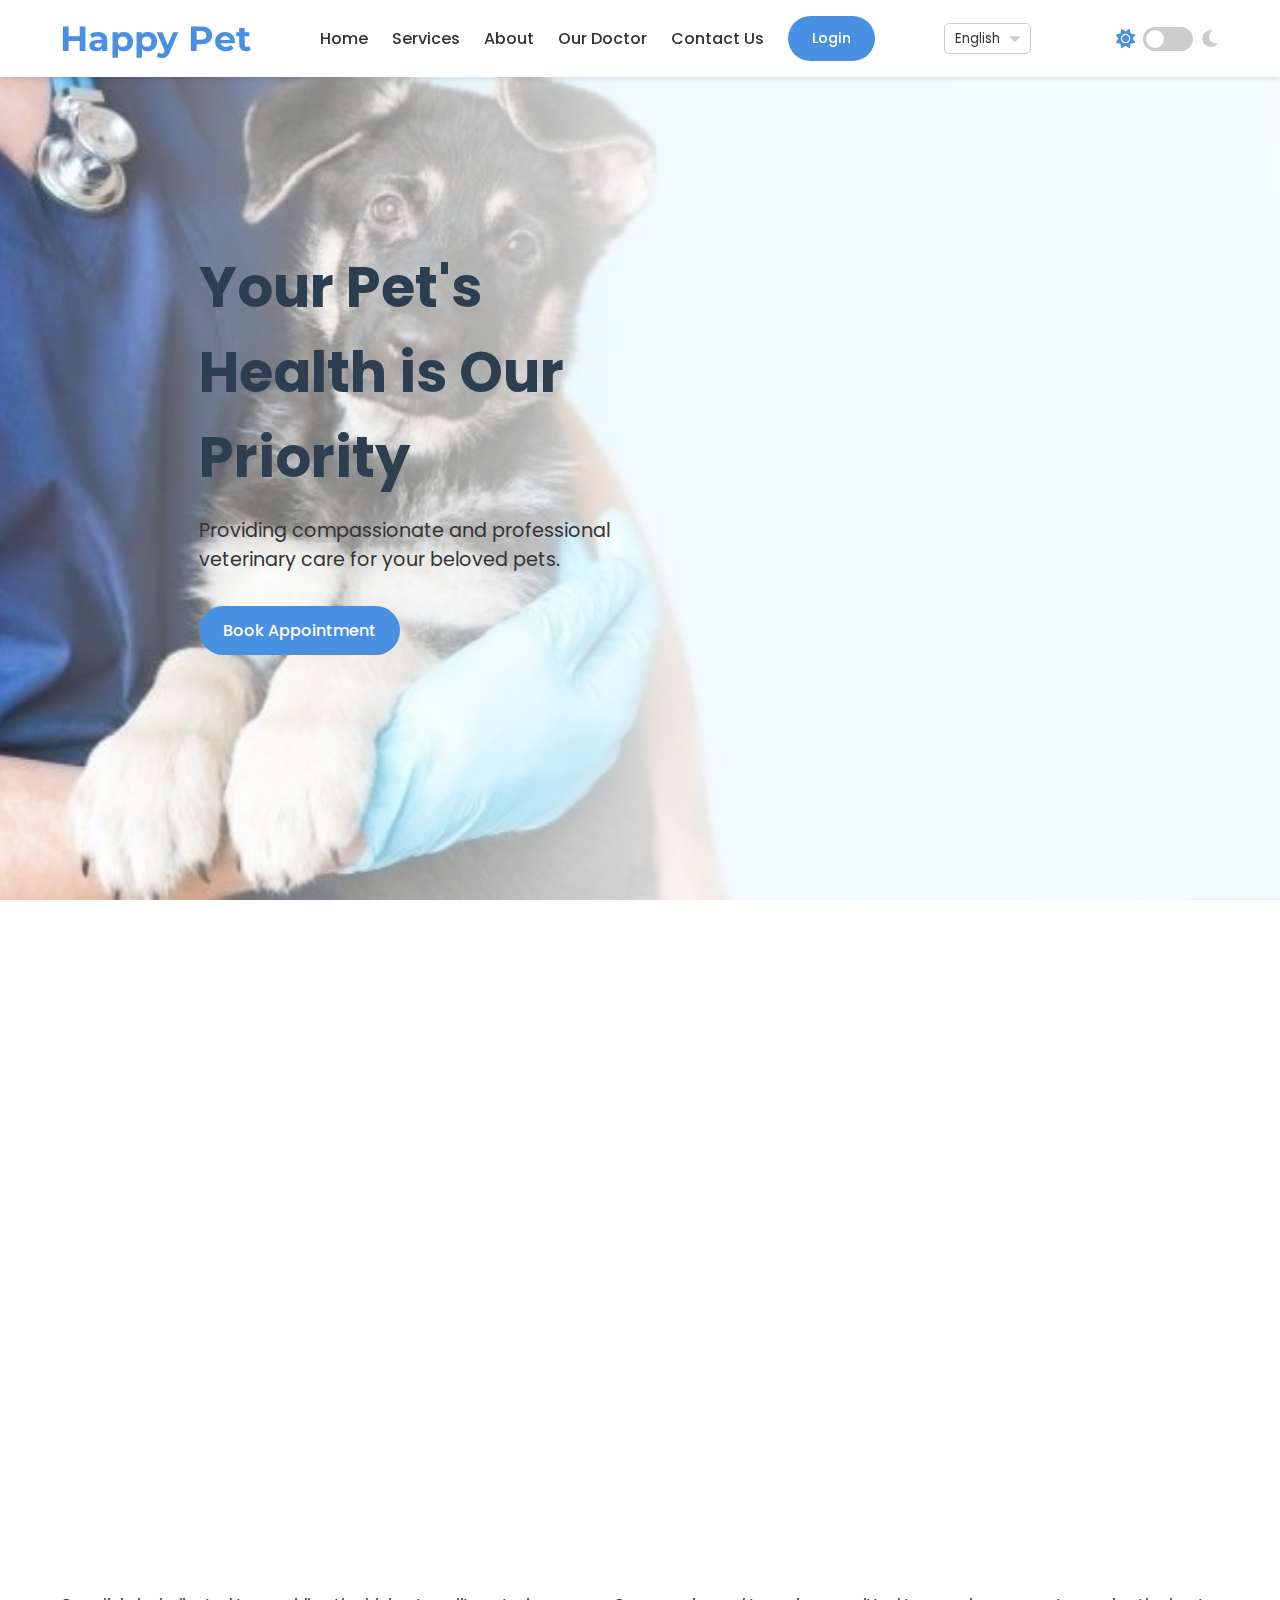
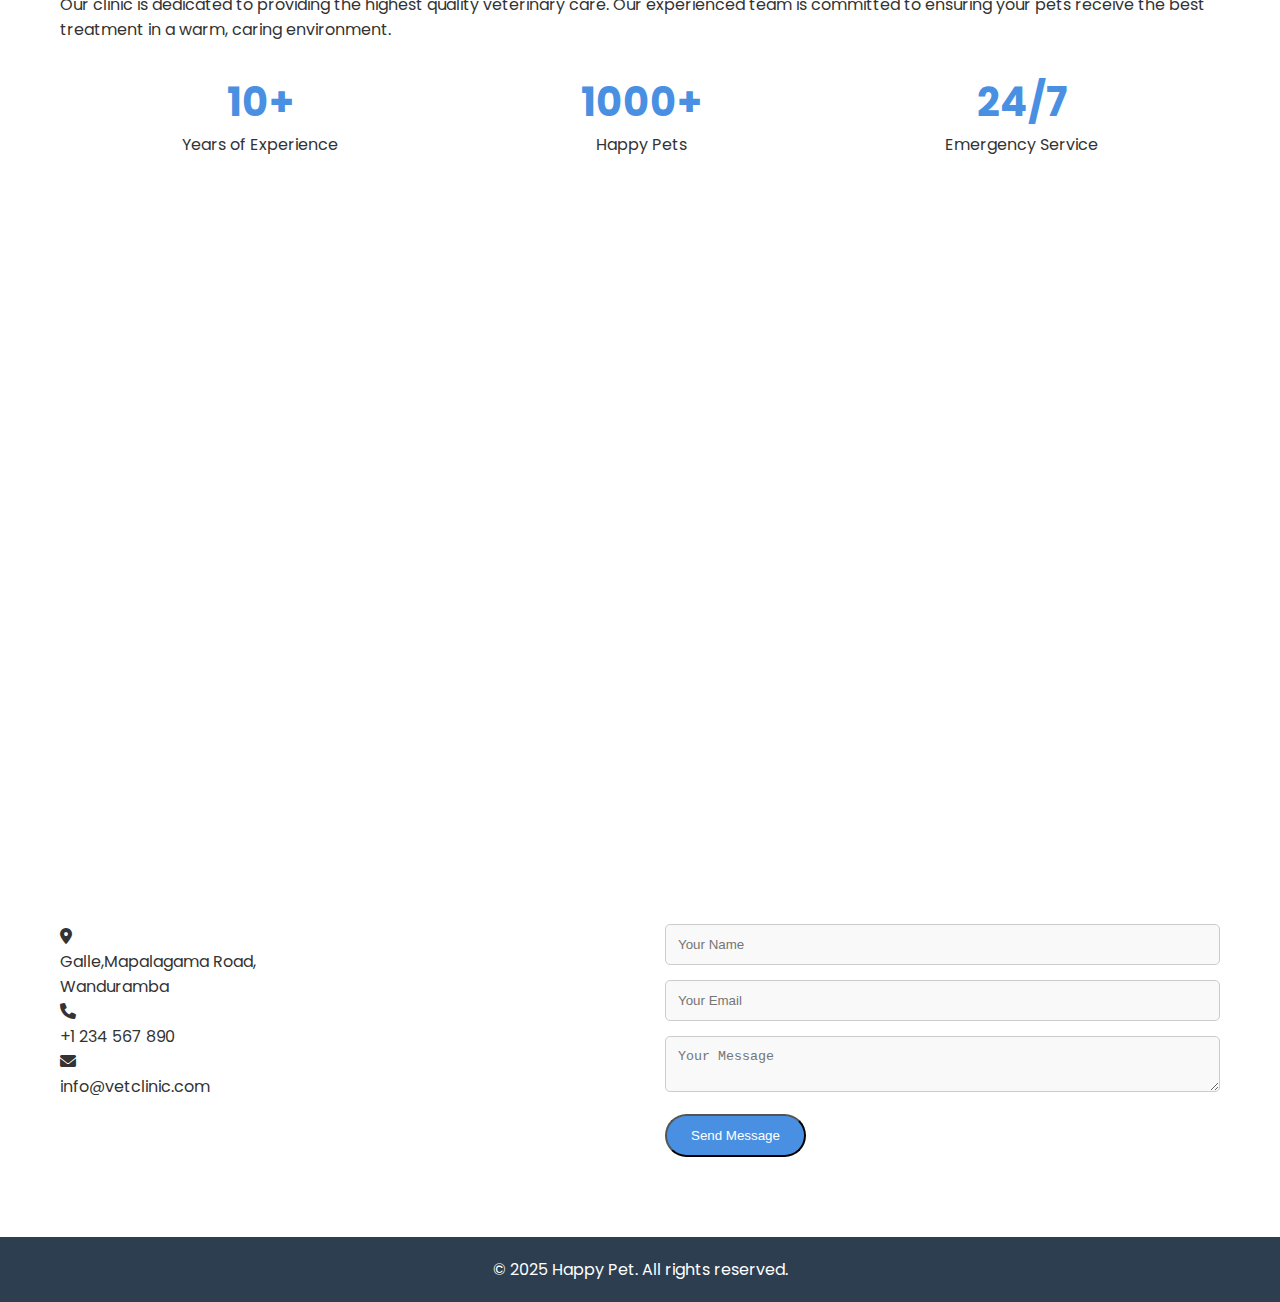
<file: index.html>
<!DOCTYPE html>
<html lang="en">
<head>
    <meta charset="UTF-8">
    <meta name="viewport" content="width=device-width, initial-scale=1.0">
    <title>Happy Pet</title>
    <link rel="stylesheet" href="styles.css">
    <link rel="stylesheet" href="https://cdnjs.cloudflare.com/ajax/libs/font-awesome/6.0.0/css/all.min.css">
    <link rel="preconnect" href="https://fonts.googleapis.com">
<link rel="preconnect" href="https://fonts.gstatic.com" crossorigin>
<link href="https://fonts.googleapis.com/css2?family=Montserrat:wght@700&family=Poppins:wght@300;400;500;600;700&display=swap" rel="stylesheet">
</head>
<body>
    <nav class="navbar">
        <div class="container">
            <div class="logo">
                <h1>Happy Pet</h1>
            </div>
            <ul class="nav-links">
                <li><a href="#home">Home</a></li>
                <li><a href="#services">Services</a></li>
                <li><a href="#about">About</a></li>
                <li><a href="#team">Our Doctor</a></li>
                <li><a href="#contact">Contact Us</a></li>
                <li><a href="login.html" class="btn primary nav-login-btn">Login</a></li>
            </ul>
            <div class="language-selector">
                <select id="languageChanger">
                    <option value="en">English</option>
                    <option value="si">සිංහල</option>
                    <option value="ta">தமிழ்</option>
                </select>
            </div>
            <div class="theme-toggle">
                <i class="fas fa-sun"></i>
                <label class="theme-switch">
                    <input type="checkbox" id="themeToggle">
                    <span class="slider"></span>
                </label>
                <i class="fas fa-moon"></i>
            </div>
            <div class="mobile-menu">
                <i class="fas fa-bars"></i>
            </div>
        </div>
    </nav>

    <section id="home" class="hero">
        <div class="container">
            <div class="hero-content">
                <h1>Your Pet's Health is Our Priority</h1>
                <p>Providing compassionate and professional veterinary care for your beloved pets.</p>
                <div class="cta-buttons">
                    <a href="appointment.html" class="btn primary">Book Appointment</a>
                </div>
            </div>
        </div>
    </section>

    <section id="services" class="services">
        <div class="container">
            <h2>Our Services</h2>
            <div class="services-grid">
                <div class="service-card">
                    <i class="fas fa-heartbeat"></i>
                    <h3>General Check-ups</h3>
                    <p>Regular health assessments and preventive care.</p>
                </div>
                <div class="service-card">
                    <i class="fas fa-syringe"></i>
                    <h3>Vaccinations</h3>
                    <p>Complete vaccination schedules for all pets.</p>
                </div>
                <div class="service-card">
                    <i class="fas fa-tooth"></i>
                    <h3>Dental Care</h3>
                    <p>Professional teeth cleaning and oral health.</p>
                </div>
                <div class="service-card">
                    <i class="fas fa-stethoscope"></i>
                    <h3>Emergency Care</h3>
                    <p>24/7 emergency veterinary services.</p>
                </div>
            </div>
        </div>
    </section>

    <section id="about" class="about">
        <div class="container">
            <h2>About Us</h2>
            <div class="about-content">
                <div class="about-text">
                    <p>Our clinic is dedicated to providing the highest quality veterinary care. Our experienced team is committed to ensuring your pets receive the best treatment in a warm, caring environment.</p>
                    <div class="stats">
                        <div class="stat-item">
                            <h3>10+</h3>
                            <p>Years of Experience</p>
                        </div>
                        <div class="stat-item">
                            <h3>1000+</h3>
                            <p>Happy Pets</p>
                        </div>
                        <div class="stat-item">
                            <h3>24/7</h3>
                            <p>Emergency Service</p>
                        </div>
                    </div>
                </div>
            </div>
        </div>
    </section>

    <section id="team" class="team">
        <div class="container">
            <h2>Our Doctor</h2>
            <div class="team-grid-single">
                <div class="team-member">
                    <img src="im.jpeg" alt="Our Doctor">
                    <h3>Dr. Nuwan Shyamal</h3>
                    <p>Chief Veterinarian</p>
                </div>
            </div>
        </div>
    </section>

    <section id="contact" class="contact">
        <div class="container">
            <h2>Contact Us</h2>
            <div class="contact-grid">
                <div class="contact-info">
                    <div class="info-item"><i class="fas fa-map-marker-alt"></i><p>Galle,Mapalagama Road,<br>Wanduramba</p></div>
                    <div class="info-item"><i class="fas fa-phone"></i><p>+1 234 567 890</p></div>
                    <div class="info-item"><i class="fas fa-envelope"></i><p>info@vetclinic.com</p></div>
                </div>
                <form class="contact-form" id="contact-form">
                    <input type="text" placeholder="Your Name" required>
                    <input type="email" placeholder="Your Email" required>
                    <textarea placeholder="Your Message" required></textarea>
                    <button type="submit" class="btn primary">Send Message</button>
                </form>
                    <div id="confirmation-message" style="display: none;">
                        <h3>Thank You!</h3>
                        <p>Your message has been sent successfully.</p>
                    </div>
            </div>
        </div>
    </section>

    <footer>
        <div class="container">
            <p>&copy; 2025 Happy Pet. All rights reserved.</p>
        </div>
    </footer>

    <script src="script.js"></script>
</body>
</html>
</file>
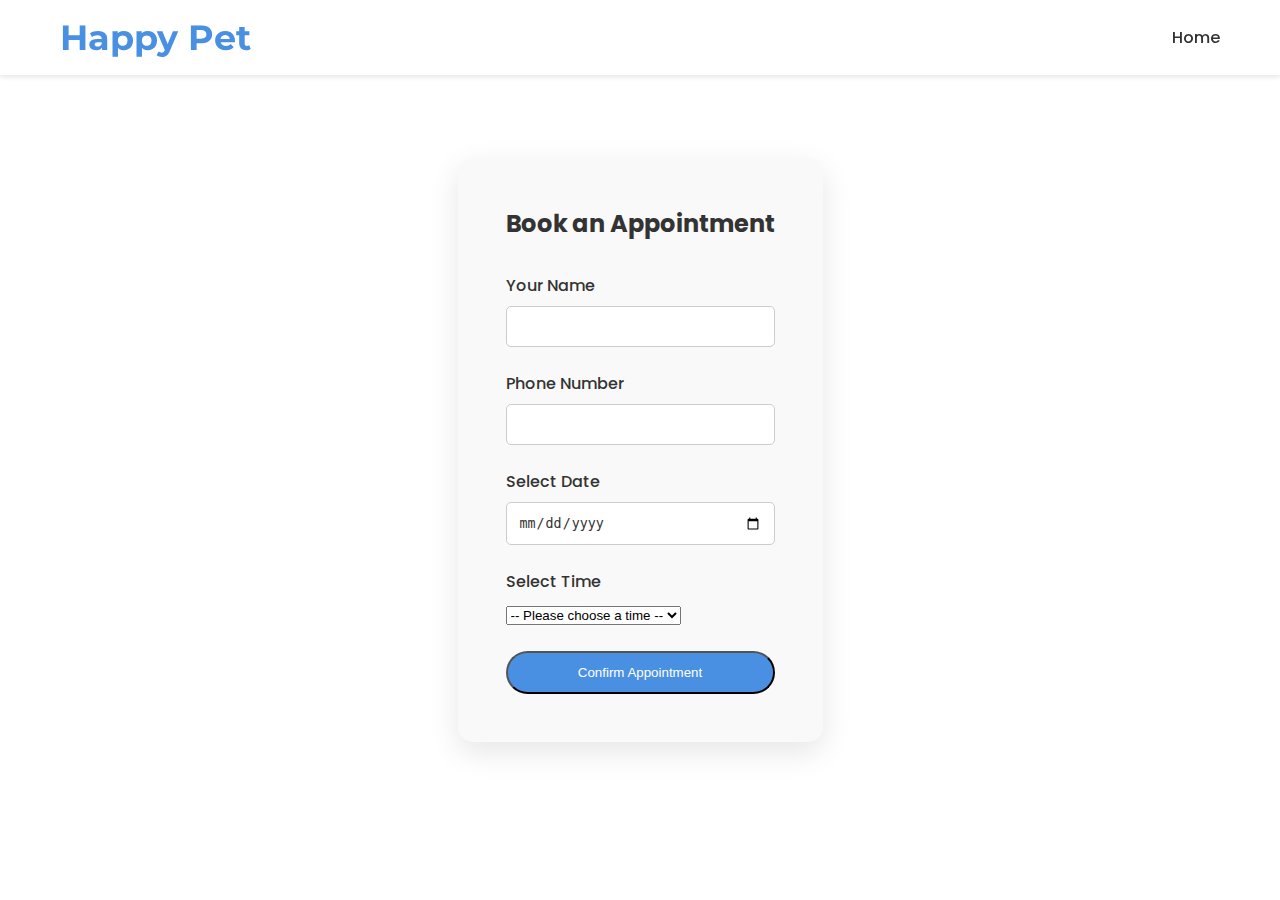
<file: appointment.html>
<!DOCTYPE html>
<html lang="en">
<head>
    <meta charset="UTF-8">
    <meta name="viewport" content="width=device-width, initial-scale=1.0">
    <title>Book Appointment - Happy Pet</title>
    <link rel="stylesheet" href="styles.css">
    <link rel="stylesheet" href="https://cdnjs.cloudflare.com/ajax/libs/font-awesome/6.0.0/css/all.min.css">
    <link href="https://fonts.googleapis.com/css2?family=Montserrat:wght@700&family=Poppins:wght@300;400;500;600;700&display=swap" rel="stylesheet">
</head>
<body class="appointment-page-body">
    <nav class="navbar">
        <div class="container">
            <div class="logo">
                <a href="index.html" style="text-decoration: none;"><h1>Happy Pet</h1></a>
            </div>
            <ul class="nav-links">
                <li><a href="index.html">Home</a></li>
            </ul>
        </div>
    </nav>

    <main class="appointment-main">
        <div class="container">
            <div class="appointment-box">
                <h2>Book an Appointment</h2>
                <form id="appointment-form">
                    <div class="input-group">
                        <label for="name">Your Name</label>
                        <input type="text" id="name" name="name" required>
                    </div>
                    <div class="input-group">
                        <label for="phone">Phone Number</label>
                        <input type="tel" id="phone" name="phone" required>
                    </div>
                    <div class="input-group">
                        <label for="date">Select Date</label>
                        <input type="date" id="date" name="date" required>
                    </div>
                    <div class="input-group">
                        <label for="time">Select Time</label>
                        <select id="time" name="time" required>
                            <option value="">-- Please choose a time --</option>
                            <option value="09:00">9:00 AM</option>
                            <option value="10:00">10:00 AM</option>
                            <option value="11:00">11:00 AM</option>
                            <option value="12:00">12:00 PM</option>
                            <option value="14:00">2:00 PM</option>
                            <option value="15:00">3:00 PM</option>
                            <option value="16:00">4:00 PM</option>
                        </select>
                    </div>
                    <button type="submit" class="btn primary" style="width: 100%;">Confirm Appointment</button>
                </form>
                <div id="appointment-confirmation" style="display: none; text-align: center;">
                    <h3>Thank You!</h3>
                    <p>Your appointment has been successfully booked. We look forward to seeing you and your pet!</p>
                </div>
            </div>
        </div>
    </main>

    <script src="script.js"></script>
</body>
</html>
</file>
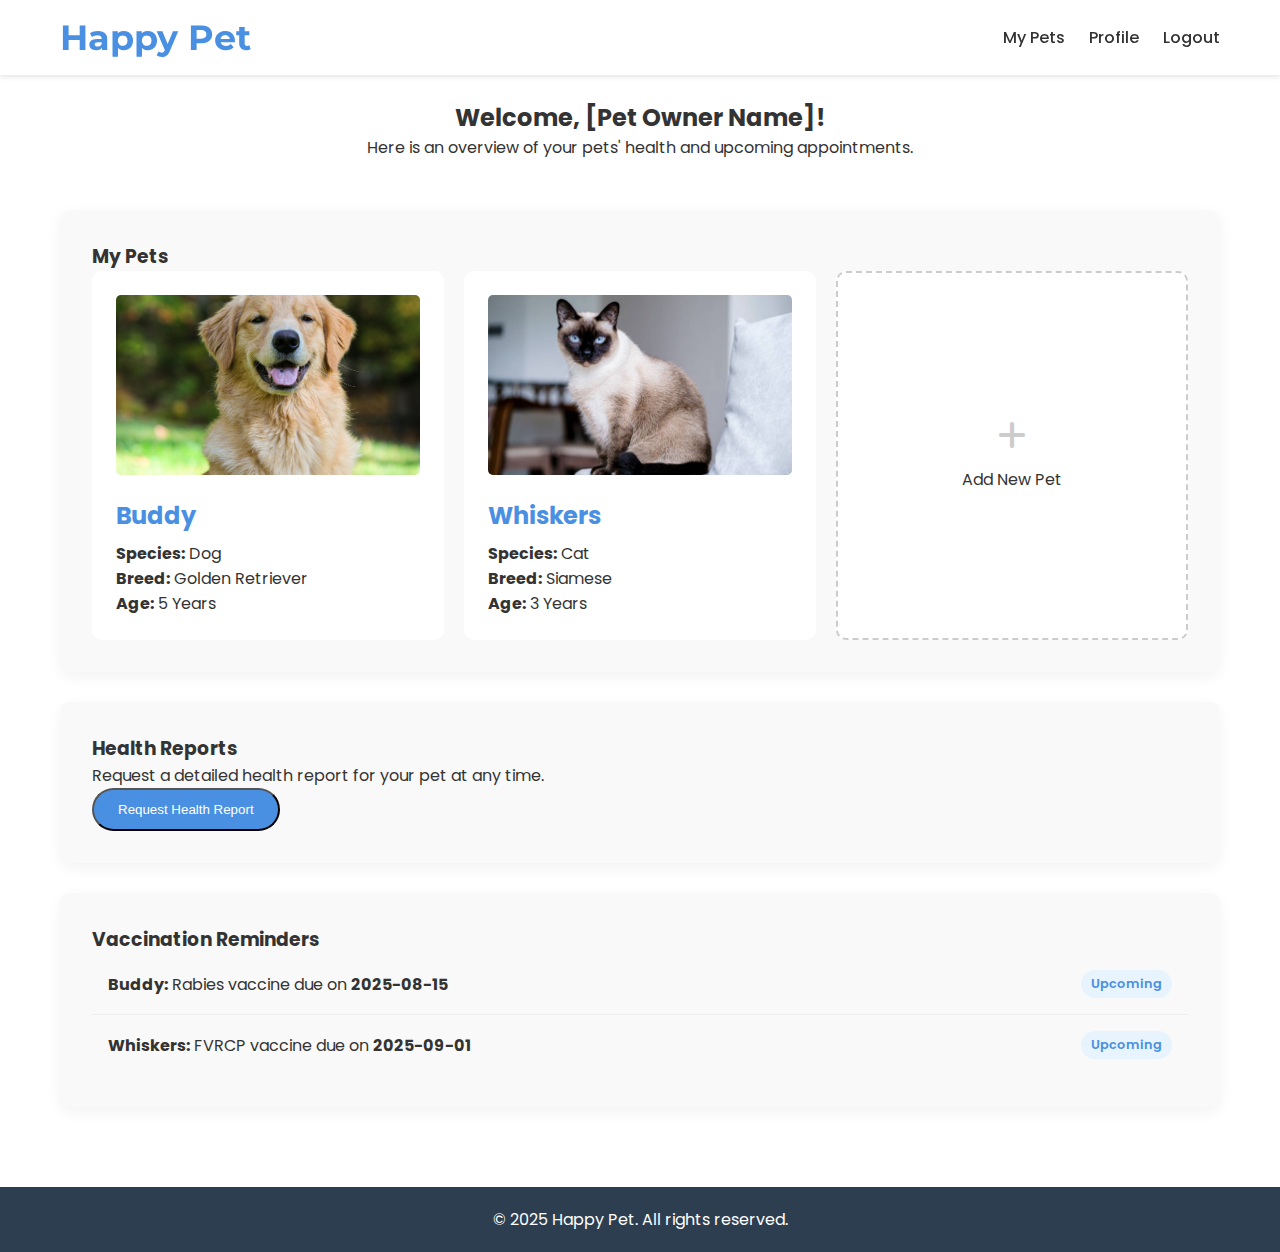
<file: dashboard.html>
<!DOCTYPE html>
<html lang="en">
<head>
    <meta charset="UTF-8">
    <meta name="viewport" content="width=device-width, initial-scale=1.0">
    <title>Client Dashboard - Happy Pet</title>
    <link rel="stylesheet" href="styles.css">
    <link rel="stylesheet" href="https://cdnjs.cloudflare.com/ajax/libs/font-awesome/6.0.0/css/all.min.css">
    <link href="https://fonts.googleapis.com/css2?family=Montserrat:wght@700&family=Poppins:wght@300;400;500;600;700&display=swap" rel="stylesheet">
</head>
<body class="dashboard-page-body">
    <nav class="navbar">
        <div class="container">
            <div class="logo">
                <a href="index.html" style="text-decoration: none;"><h1>Happy Pet</h1></a>
            </div>
            <ul class="nav-links">
                <li><a href="#my-pets">My Pets</a></li>
                <li><a href="#">Profile</a></li>
                <li><a href="index.html">Logout</a></li>
            </ul>
        </div>
    </nav>

    <main class="dashboard-main">
        <div class="container">
            <header class="dashboard-header">
                <h2>Welcome, [Pet Owner Name]!</h2>
                <p>Here is an overview of your pets' health and upcoming appointments.</p>
            </header>

            <section id="my-pets" class="dashboard-section">
                <h3>My Pets</h3>
                <div class="pets-grid">
                    <!-- Pet Card 1 -->
                    <div class="pet-card">
                        <img src="GoldenRetriever.jpeg" alt="Pet Photo" class="pet-photo">
                        <div class="pet-info">
                            <h4>Buddy</h4>
                            <p><strong>Species:</strong> Dog</p>
                            <p><strong>Breed:</strong> Golden Retriever</p>
                            <p><strong>Age:</strong> 5 Years</p>
                        </div>
                    </div>
                    <!-- Pet Card 2 -->
                    <div class="pet-card">
                        <img src="Siamese.jpg" alt="Pet Photo" class="pet-photo">
                        <div class="pet-info">
                            <h4>Whiskers</h4>
                            <p><strong>Species:</strong> Cat</p>
                            <p><strong>Breed:</strong> Siamese</p>
                            <p><strong>Age:</strong> 3 Years</p>
                        </div>
                    </div>
                    <div class="add-pet-card">
                         <i class="fas fa-plus"></i>
                         <p>Add New Pet</p>
                    </div>
                </div>
            </section>

            <section id="health-reports" class="dashboard-section">
                <h3>Health Reports</h3>
                <p>Request a detailed health report for your pet at any time.</p>
                <button class="btn primary">Request Health Report</button>
            </section>

            <section id="vaccination-reminders" class="dashboard-section">
                <h3>Vaccination Reminders</h3>
                <div class="reminders-list">
                    <div class="reminder-item">
                        <p><strong>Buddy:</strong> Rabies vaccine due on <strong>2025-08-15</strong></p>
                        <span class="status upcoming">Upcoming</span>
                    </div>
                    <div class="reminder-item">
                        <p><strong>Whiskers:</strong> FVRCP vaccine due on <strong>2025-09-01</strong></p>
                        <span class="status upcoming">Upcoming</span>
                    </div>
                </div>
            </section>
        </div>
    </main>

    <footer>
        <div class="container">
            <p>&copy; 2025 Happy Pet. All rights reserved.</p>
        </div>
    </footer>
    <script src="script.js" defer></script>
</body>
</html>
</file>
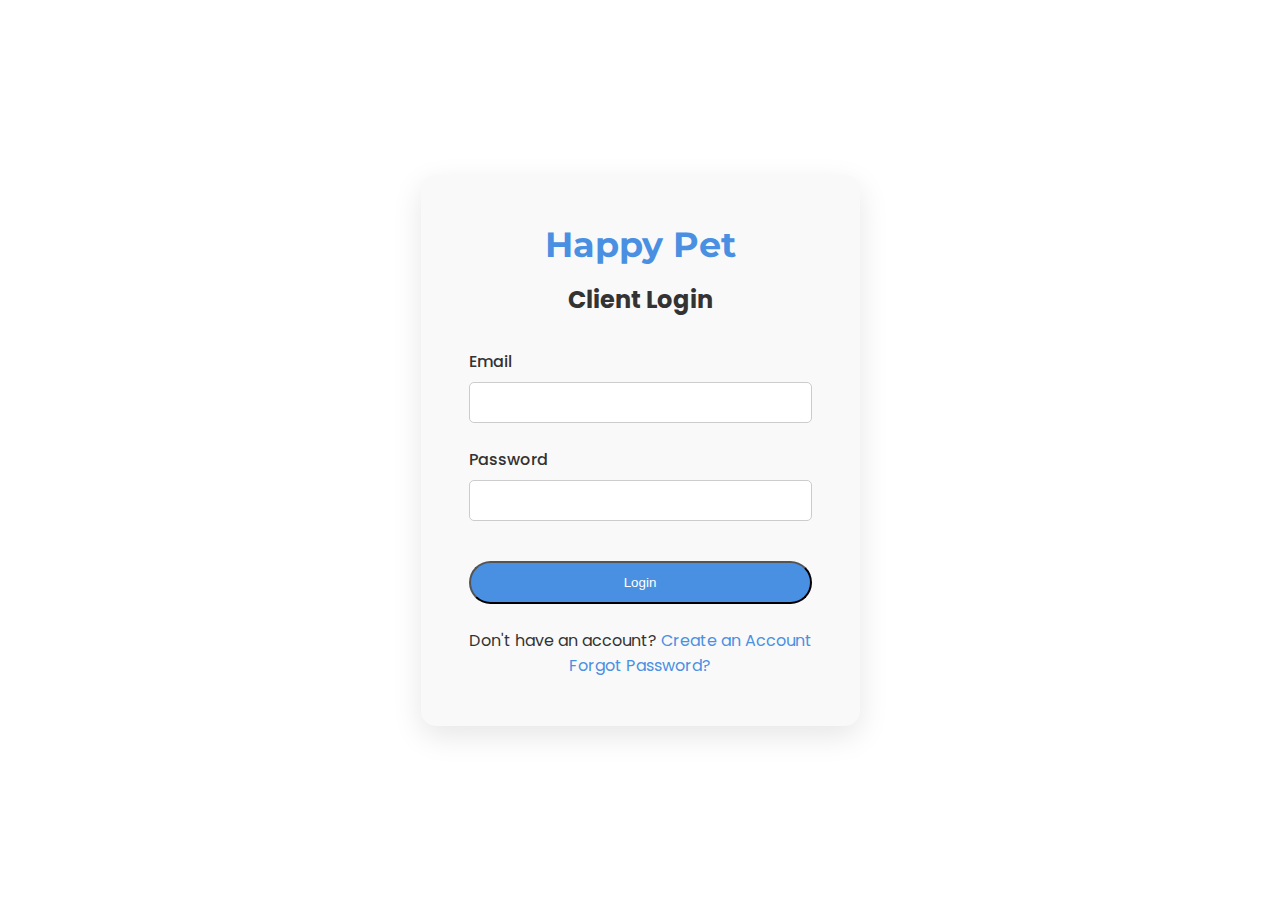
<file: login.html>
<!DOCTYPE html>
<html lang="en">
<head>
    <meta charset="UTF-8">
    <meta name="viewport" content="width=device-width, initial-scale=1.0">
    <title>Client Login - Happy Pet</title>
    <link rel="stylesheet" href="styles.css">
    <link rel="stylesheet" href="https://cdnjs.cloudflare.com/ajax/libs/font-awesome/6.0.0/css/all.min.css">
    <link href="https://fonts.googleapis.com/css2?family=Montserrat:wght@700&family=Poppins:wght@300;400;500;600;700&display=swap" rel="stylesheet">
</head>
<body class="login-page-body">

    <div class="login-container">
        <div class="login-box">
            <div class="logo" style="text-align: center; margin-bottom: 1rem;">
                <a href="index.html" style="text-decoration: none;"><h1>Happy Pet</h1></a>
            </div>
            <h2 style="text-align: center; margin-bottom: 2rem;">Client Login</h2>
            <form action="dashboard.html">
                <div class="input-group">
                    <label for="email">Email</label>
                    <input type="email" id="email" name="email" required>
                </div>
                <div class="input-group">
                    <label for="password">Password</label>
                    <input type="password" id="password" name="password" required>
                </div>
                <button type="submit" class="btn primary" style="width: 100%; margin-top: 1rem;">Login</button>
            </form>
            <div class="login-links" style="text-align: center; margin-top: 1.5rem;">
                <p>Don't have an account? <a href="register.html">Create an Account</a></p>
                <p><a href="#">Forgot Password?</a></p>
            </div>
        </div>
    </div>

    <script src="script.js" defer></script>
</body>
</html>
</file>
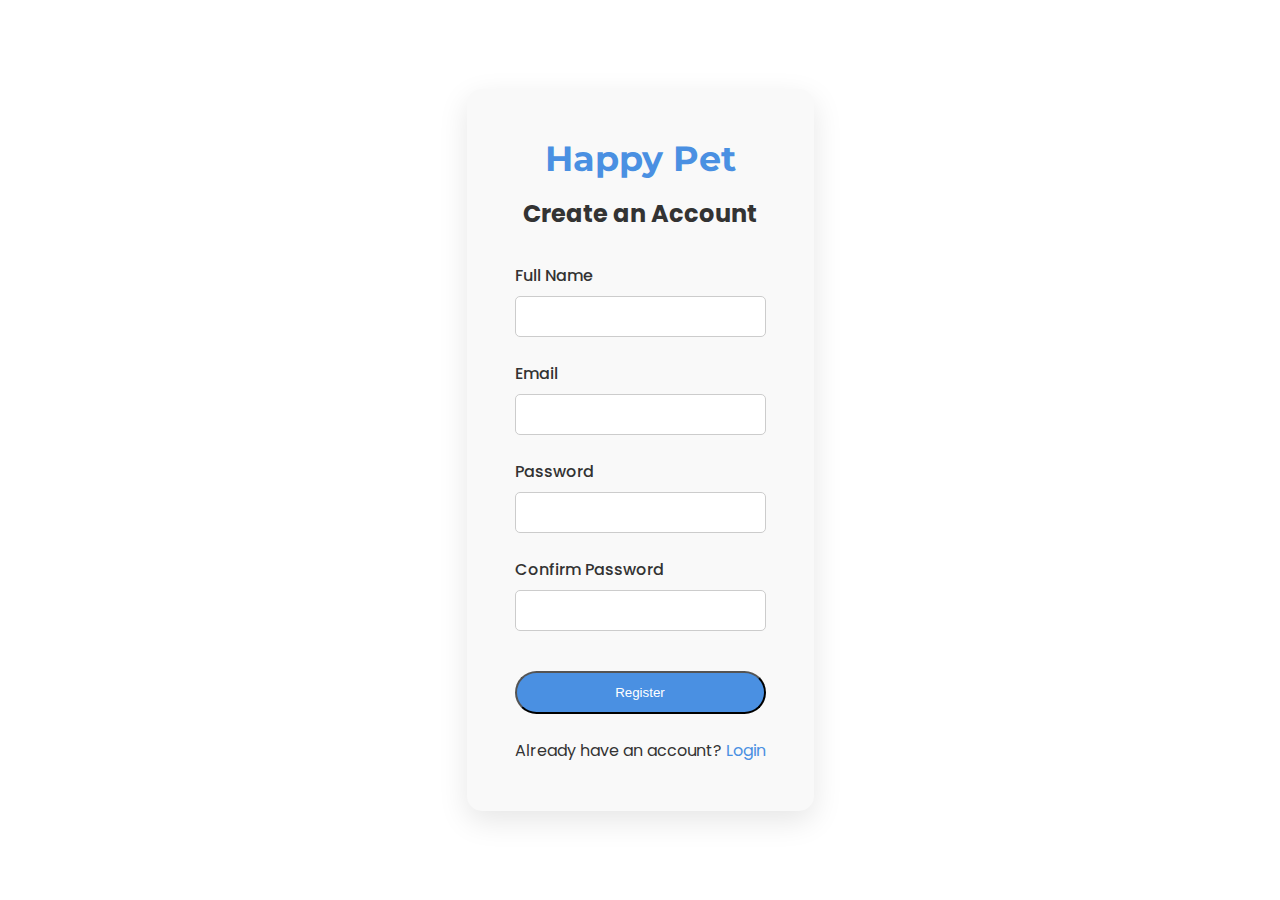
<file: register.html>
<!DOCTYPE html>
<html lang="en">
<head>
    <meta charset="UTF-8">
    <meta name="viewport" content="width=device-width, initial-scale=1.0">
    <title>Create Account - Happy Pet</title>
    <link rel="stylesheet" href="styles.css">
    <link rel="stylesheet" href="https://cdnjs.cloudflare.com/ajax/libs/font-awesome/6.0.0/css/all.min.css">
    <link href="https://fonts.googleapis.com/css2?family=Montserrat:wght@700&family=Poppins:wght@300;400;500;600;700&display=swap" rel="stylesheet">
</head>
<body class="login-page-body">

    <div class="login-container">
        <div class="login-box">
            <div class="logo" style="text-align: center; margin-bottom: 1rem;">
                <a href="index.html" style="text-decoration: none;"><h1>Happy Pet</h1></a>
            </div>
            <h2 style="text-align: center; margin-bottom: 2rem;">Create an Account</h2>
            <form action="dashboard.html">
                <div class="input-group">
                    <label for="name">Full Name</label>
                    <input type="text" id="name" name="name" required>
                </div>
                <div class="input-group">
                    <label for="email">Email</label>
                    <input type="email" id="email" name="email" required>
                </div>
                <div class="input-group">
                    <label for="password">Password</label>
                    <input type="password" id="password" name="password" required>
                </div>
                <div class="input-group">
                    <label for="confirm-password">Confirm Password</label>
                    <input type="password" id="confirm-password" name="confirm-password" required>
                </div>
                <button type="submit" class="btn primary" style="width: 100%; margin-top: 1rem;">Register</button>
            </form>
            <div class="login-links" style="text-align: center; margin-top: 1.5rem;">
                <p>Already have an account? <a href="login.html">Login</a></p>
            </div>
        </div>
    </div>

    <script src="script.js" defer></script>
</body>
</html>
</file>
<file: styles.css>
:root {
    --primary-color: #4a90e2;
    --secondary-color: #2c3e50;
    --text-color: #333;
    --background-color: #fff;
    --card-background: #f9f9f9;
}

[data-theme="dark"] {
    --primary-color: #5a9ee2;
    --secondary-color: #1a2836;
    --text-color: #f0f0f0;
    --background-color: #121212;
    --card-background: #1e1e1e;
}

* {
    margin: 0;
    padding: 0;
    box-sizing: border-box;
}

body {
    font-family: 'Poppins', sans-serif;
    background-color: var(--background-color);
    color: var(--text-color);
    transition: background-color 0.3s, color 0.3s;
}

.container {
    max-width: 1200px;
    margin: 0 auto;
    padding: 0 20px;
}

/* Navbar */
.navbar {
    background: var(--background-color);
    box-shadow: 0 2px 5px rgba(0,0,0,0.1);
    position: fixed;
    width: 100%;
    top: 0;
    z-index: 1000;
    transition: background-color 0.3s;
}

.navbar .container {
    display: flex;
    justify-content: space-between;
    align-items: center;
    padding: 1rem 20px;
}

.logo h1 {
    font-family: 'Montserrat', sans-serif;
    color: var(--primary-color);
    font-size: 2.2rem;
    font-weight: 700;
}

.nav-links {
    display: flex;
    list-style: none;
    gap: 1.5rem;
    align-items: center;
}

.nav-login-btn {
    padding: 6px 18px;
    font-size: 0.9rem;
}

.nav-links a {
    text-decoration: none;
    color: var(--text-color);
    font-weight: 500;
    transition: color 0.3s;
}

.nav-links a:hover {
    color: var(--primary-color);
}

/* Language Selector */
.language-selector {
    margin-right: 1rem;
}

.language-selector select {
    background-color: var(--background-color);
    color: var(--text-color);
    padding: 5px 10px;
    border: 1px solid #ccc;
    border-radius: 5px;
    cursor: pointer;
    font-family: 'Poppins', sans-serif;
    transition: background-color 0.3s, color 0.3s;
    -webkit-appearance: none;
    -moz-appearance: none;
    appearance: none;
    background-image: url('data:image/svg+xml;charset=US-ASCII,%3Csvg%20xmlns%3D%22http%3A%2F%2Fwww.w3.org%2F2000%2Fsvg%22%20width%3D%22292.4%22%20height%3D%22292.4%22%3E%3Cpath%20fill%3D%22%23cccccc%22%20d%3D%22M287%2069.4a17.6%2017.6%200%200%200-13-5.4H18.4c-5%200-9.3%201.8-12.9%205.4A17.6%2017.6%200%200%200%200%2082.3c0%205%201.8%209.3%205.4%2012.9l128%20128c3.6%203.6%207.8%205.4%2012.9%205.4s9.3-1.8%2012.9-5.4L287%2095.2c3.6-3.6%205.4-7.8%205.4-12.9s-1.8-9.3-5.4-12.9z%22%2F%3E%3C%2Fsvg%3E');
    background-repeat: no-repeat;
    background-position: right 10px center;
    background-size: 10px;
    padding-right: 30px; /* Make space for the arrow */
}

/* Theme Toggle */
.theme-toggle {
    display: flex;
    align-items: center;
    gap: 0.5rem;
}

.theme-toggle i {
    font-size: 1.2rem;
    color: #ccc;
    transition: color 0.3s ease;
}

[data-theme="light"] .theme-toggle .fa-sun {
    color: var(--primary-color);
}

[data-theme="dark"] .theme-toggle .fa-moon {
    color: var(--primary-color);
}

.theme-switch {
    position: relative;
    display: inline-block;
    width: 50px;
    height: 24px;
}

.theme-switch input { 
    opacity: 0;
    width: 0;
    height: 0;
}

.slider {
    position: absolute;
    cursor: pointer;
    top: 0;
    left: 0;
    right: 0;
    bottom: 0;
    background-color: #ccc;
    transition: .4s;
    border-radius: 24px;
}

.slider:before {
    position: absolute;
    content: "";
    height: 18px;
    width: 18px;
    left: 3px;
    bottom: 3px;
    background-color: white;
    transition: .4s;
    border-radius: 50%;
}

input:checked + .slider {
    background-color: var(--primary-color);
}

input:checked + .slider:before {
    transform: translateX(26px);
}

/* Hero Section */
.hero {
    min-height: 100vh;
    display: flex;
    align-items: center;
    background: linear-gradient(to right, rgba(255,255,255,0.1) 0%, rgba(255,255,255,0.8) 50%), url('hero-dog.jpg') center center/cover no-repeat;
    text-align: left;
    padding: 0 5%;
}

[data-theme="dark"] .hero {
    background: linear-gradient(to right, rgba(0,0,0,0.1) 0%, rgba(0,0,0,0.8) 50%), url('hero-dog.jpg') center center/cover no-repeat;
}

.hero-content {
    max-width: 50%;
    animation: slideInFromLeft 1s ease-out;
}

.hero h1 {
    font-size: 3.5rem;
    color: var(--secondary-color);
}

[data-theme="dark"] .hero h1 {
    color: #fff;
}

.hero p {
    font-size: 1.2rem;
    margin: 1rem 0 2rem;
}

.btn {
    display: inline-block;
    padding: 12px 24px;
    border-radius: 30px;
    text-decoration: none;
    font-weight: 500;
    transition: transform 0.3s, box-shadow 0.3s;
}

.btn.primary {
    background: var(--primary-color);
    color: white;
}

.btn.secondary {
    background: transparent;
    color: var(--primary-color);
    border: 2px solid var(--primary-color);
}

.btn:hover {
    transform: translateY(-3px);
    box-shadow: 0 4px 10px rgba(0,0,0,0.2);
}

html {
    scroll-behavior: smooth;
}

/* Sections */
section {
    padding: 80px 0;
}

section h2 {
    text-align: center;
    margin-bottom: 50px;
    font-size: 2.5rem;
    opacity: 0;
    transform: translateY(20px);
    transition: opacity 0.5s, transform 0.5s;
}

section.visible h2 {
    opacity: 1;
    transform: translateY(0);
}

/* Services */
.services-grid {
    display: grid;
    grid-template-columns: repeat(auto-fit, minmax(250px, 1fr));
    gap: 30px;
}

.service-card {
    background: var(--card-background);
    padding: 2rem;
    border-radius: 10px;
    text-align: center;
    box-shadow: 0 2px 10px rgba(0,0,0,0.05);
    transition: transform 0.3s, box-shadow 0.3s;
    opacity: 0;
    transform: translateY(30px);
}

section.visible .service-card {
    opacity: 1;
    transform: translateY(0);
    transition: transform 0.5s, box-shadow 0.5s, opacity 0.5s, transform 0.5s;
}

.service-card:hover {
    transform: translateY(-10px);
    box-shadow: 0 10px 20px rgba(0,0,0,0.1);
}

.service-card i {
    font-size: 3rem;
    color: var(--primary-color);
    margin-bottom: 1rem;
}

/* About */
.about-content {
    display: flex;
    align-items: center;
    gap: 50px;
}

.about-text {
    flex: 1;
}

.stats {
    display: flex;
    justify-content: space-around;
    margin-top: 30px;
}

.stat-item {
    text-align: center;
}

.stat-item h3 {
    font-size: 2.5rem;
    color: var(--primary-color);
}

/* Team */
.team-grid {
    display: grid;
    grid-template-columns: repeat(auto-fit, minmax(250px, 1fr));
    gap: 2rem;
}

.team-grid-single {
    display: flex;
    justify-content: center;
}

.team-member {
    text-align: center;
    opacity: 0;
    transform: scale(0.9);
    transition: opacity 0.5s, transform 0.5s;
}

section.visible .team-member {
    opacity: 1;
    transform: scale(1);
}

.team-member img {
    width: 150px;
    height: 150px;
    border-radius: 50%;
    object-fit: cover;
    margin-bottom: 1rem;
    border: 5px solid var(--primary-color);
}

/* Contact */
.contact-grid {
    display: grid;
    grid-template-columns: 1fr 1fr;
    gap: 50px;
}

.contact-form input, .contact-form textarea {
    width: 100%;
    padding: 12px;
    margin-bottom: 15px;
    border: 1px solid #ccc;
    border-radius: 5px;
    background: var(--card-background);
    color: var(--text-color);
}

/* Footer */
footer {
    text-align: center;
    padding: 20px 0;
    background: var(--secondary-color);
    color: #fff;
}

/* Keyframe Animations */
@keyframes slideInFromLeft {
    from { transform: translateX(-100%); opacity: 0; }
    to { transform: translateX(0); opacity: 1; }
}

/* Dashboard Page */
.dashboard-page-body {
    background-color: var(--background-color);
}

.dashboard-main {
    padding: 100px 0 50px;
}

.dashboard-header {
    text-align: center;
    margin-bottom: 50px;
}

.dashboard-section {
    background: var(--card-background);
    padding: 2rem;
    border-radius: 10px;
    margin-bottom: 30px;
    box-shadow: 0 5px 15px rgba(0,0,0,0.05);
}

.pets-grid {
    display: grid;
    grid-template-columns: repeat(auto-fit, minmax(250px, 1fr));
    gap: 20px;
}

.pet-card, .add-pet-card {
    background: var(--background-color);
    border-radius: 10px;
    padding: 1.5rem;
    transition: transform 0.3s, box-shadow 0.3s;
}

.pet-card:hover, .add-pet-card:hover {
    transform: translateY(-5px);
    box-shadow: 0 8px 20px rgba(0,0,0,0.1);
}

.pet-photo {
    width: 100%;
    height: 180px;
    object-fit: cover;
    border-radius: 5px;
    margin-bottom: 1rem;
}

.pet-info h4 {
    font-size: 1.5rem;
    color: var(--primary-color);
    margin-bottom: 0.5rem;
}

.add-pet-card {
    display: flex;
    flex-direction: column;
    justify-content: center;
    align-items: center;
    cursor: pointer;
    border: 2px dashed #ccc;
}

.add-pet-card i {
    font-size: 2rem;
    color: #ccc;
    margin-bottom: 1rem;
}

.reminders-list .reminder-item {
    display: flex;
    justify-content: space-between;
    align-items: center;
    padding: 1rem;
    border-bottom: 1px solid #eee;
}

.reminders-list .reminder-item:last-child {
    border-bottom: none;
}

.reminder-item .status {
    padding: 5px 10px;
    border-radius: 20px;
    font-size: 0.8rem;
    font-weight: 600;
}

.reminder-item .status.upcoming {
    background-color: #e8f4fd;
    color: #4a90e2;
}


/* Confirmation Page */
.confirmation-page-body {
    display: flex;
    justify-content: center;
    align-items: center;
    min-height: 100vh;
    background-color: var(--background-color);
    text-align: center;
}

.confirmation-box {
    background: var(--card-background);
    padding: 3rem;
    border-radius: 15px;
    box-shadow: 0 10px 30px rgba(0,0,0,0.1);
    width: 100%;
    max-width: 500px;
}

.confirmation-box h2 {
    color: var(--primary-color);
    margin-bottom: 1rem;
}


/* Appointment Page */
.appointment-page-body {
    background-color: var(--background-color);
}

.appointment-main {
    display: flex;
    justify-content: center;
    align-items: center;
    padding: 100px 2rem;
    min-height: 100vh;
}

.appointment-box {
    background: var(--card-background);
    padding: 3rem;
    border-radius: 15px;
    box-shadow: 0 10px 30px rgba(0,0,0,0.1);
    width: 100%;
    max-width: 500px;
}

.appointment-box h2 {
    text-align: center;
    margin-bottom: 2rem;
}


/* Login Page */
.login-page-body {
    display: flex;
    justify-content: center;
    align-items: center;
    min-height: 100vh;
    background-color: var(--background-color);
}

.login-container {
    padding: 2rem;
}

.login-box {
    background: var(--card-background);
    padding: 3rem;
    border-radius: 15px;
    box-shadow: 0 10px 30px rgba(0,0,0,0.1);
    width: 100%;
    max-width: 450px;
}

.input-group {
    margin-bottom: 1.5rem;
}

.input-group label {
    display: block;
    margin-bottom: 0.5rem;
    font-weight: 500;
}

.input-group input {
    width: 100%;
    padding: 12px;
    border: 1px solid #ccc;
    border-radius: 5px;
    background: var(--background-color);
    color: var(--text-color);
}

.login-links a {
    color: var(--primary-color);
    text-decoration: none;
}

.login-links a:hover {
    text-decoration: underline;
}


/* Mobile Menu */
.mobile-menu {
    display: none;
    font-size: 1.5rem;
    cursor: pointer;
}

@media (max-width: 768px) {
    .nav-links { display: none; }
    .mobile-menu { display: block; }
    .hero-content { max-width: 100%; text-align: center; }
    .about-content, .contact-grid { grid-template-columns: 1fr; }
}
</file>
